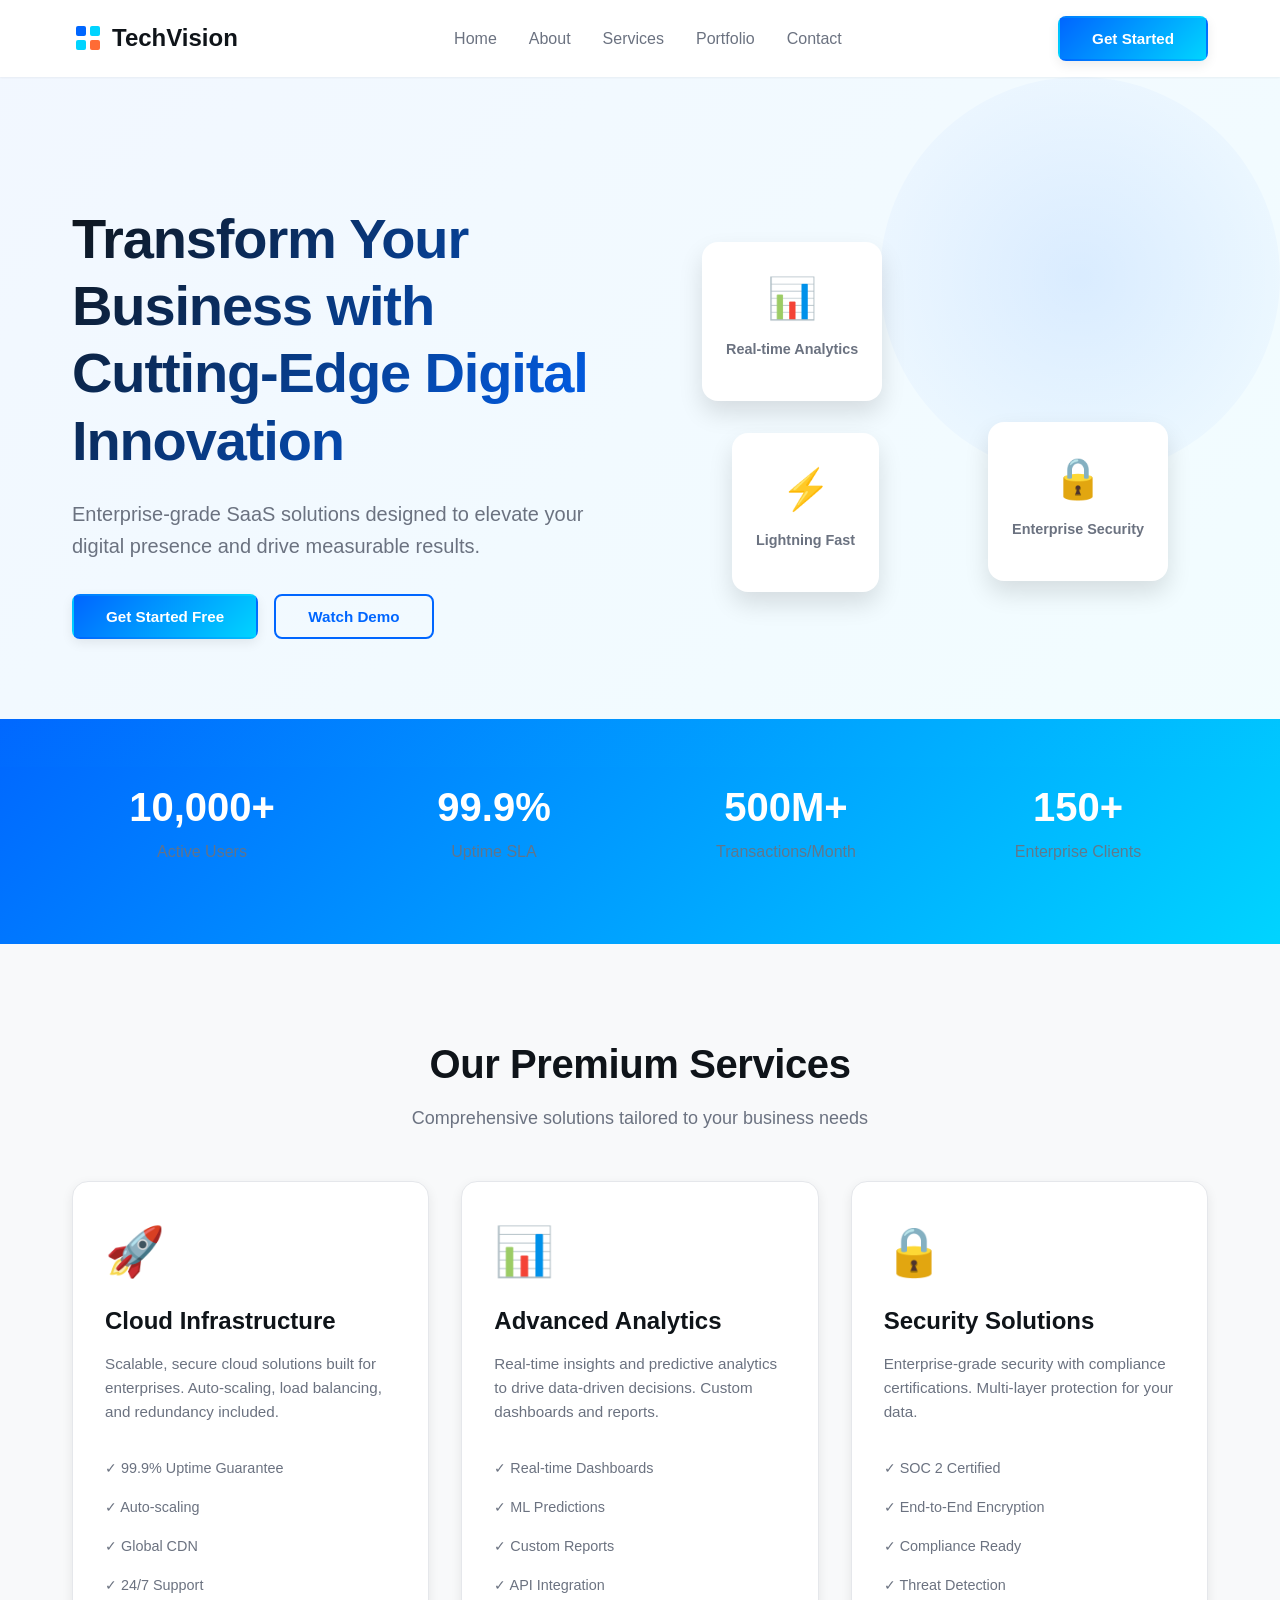
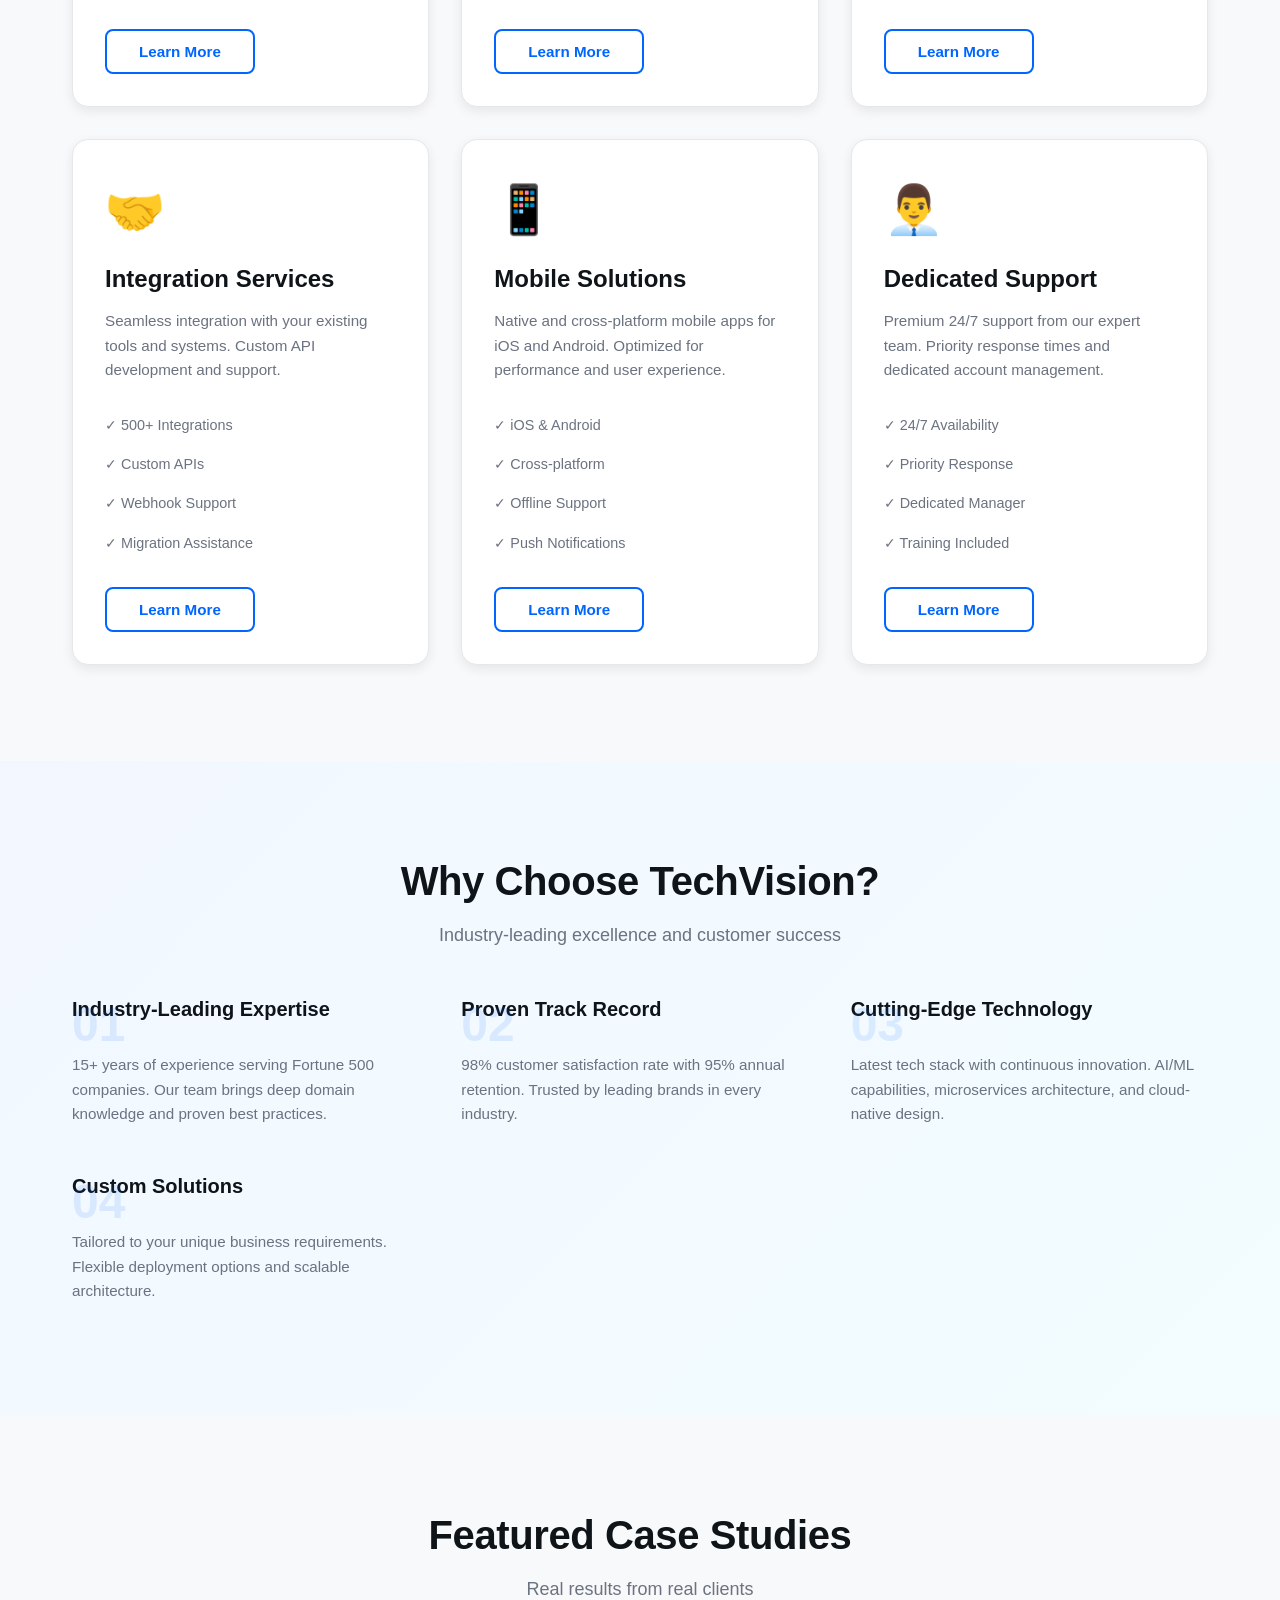
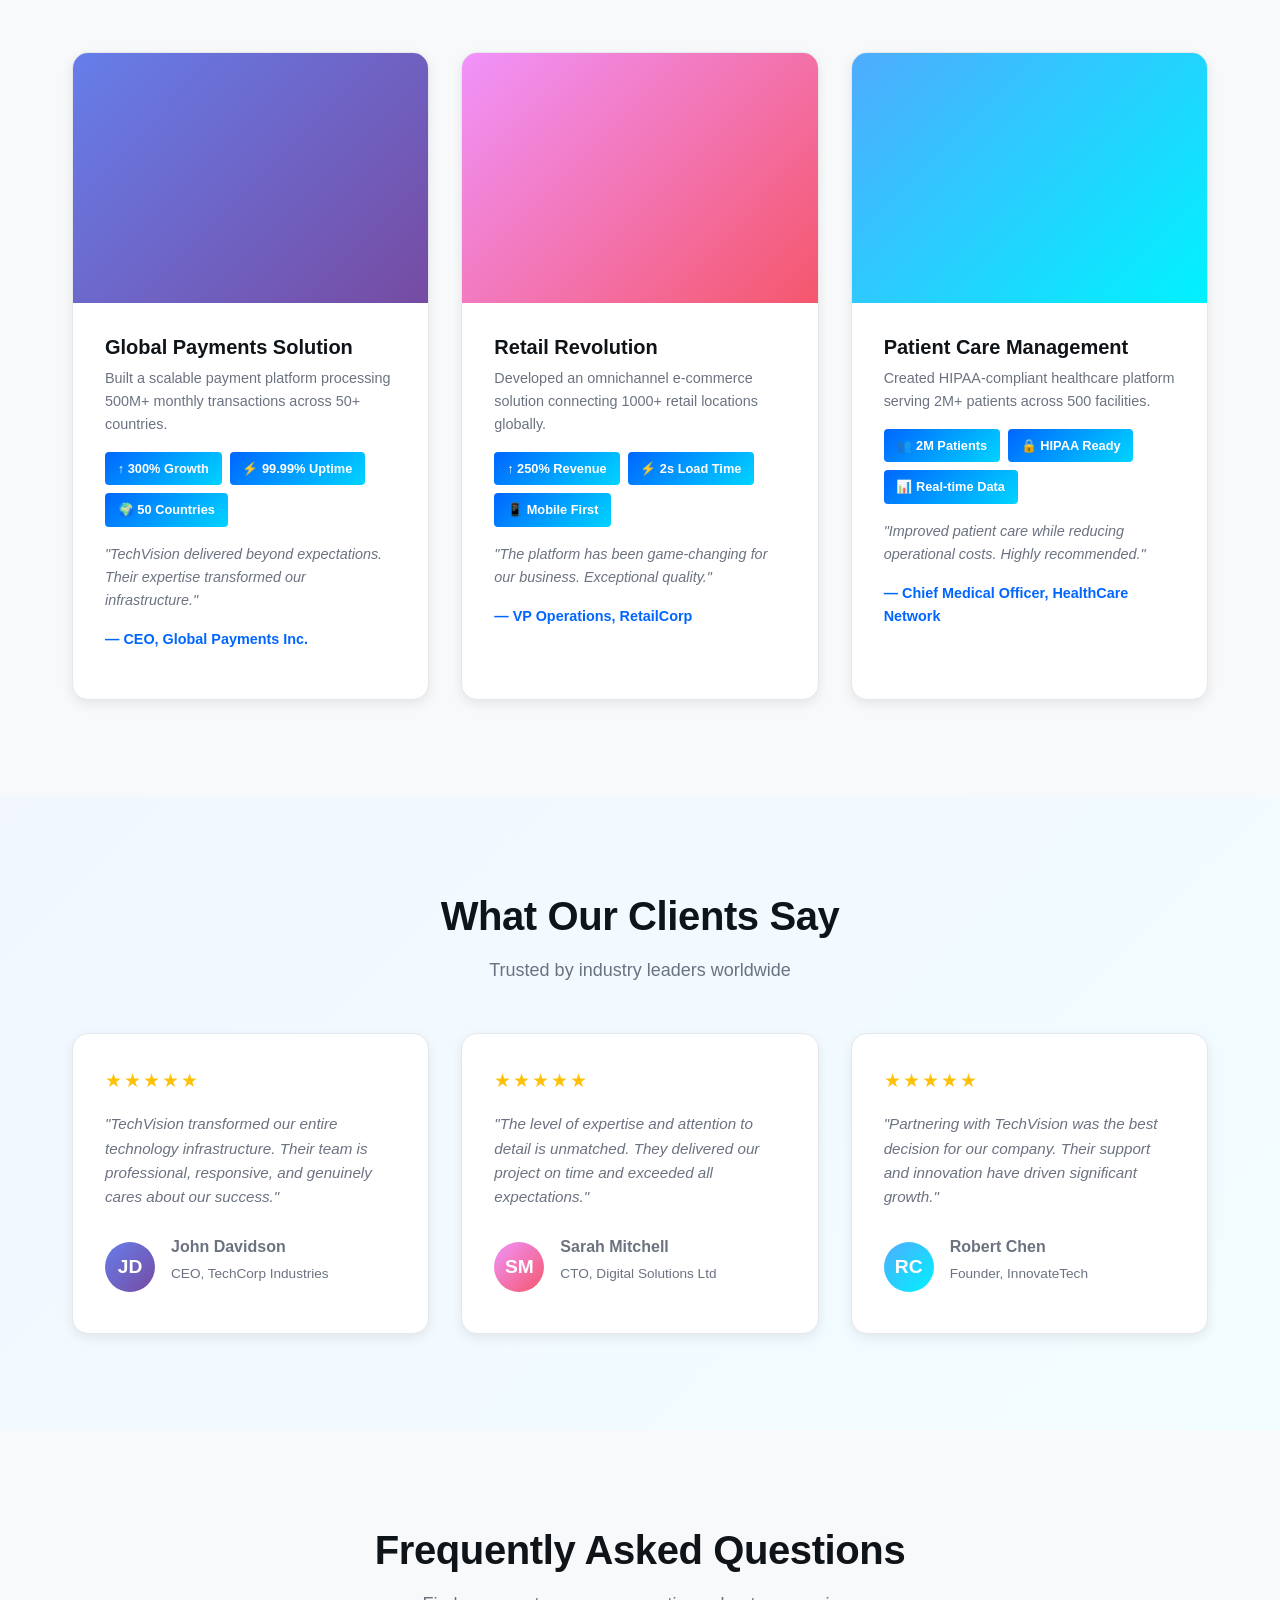
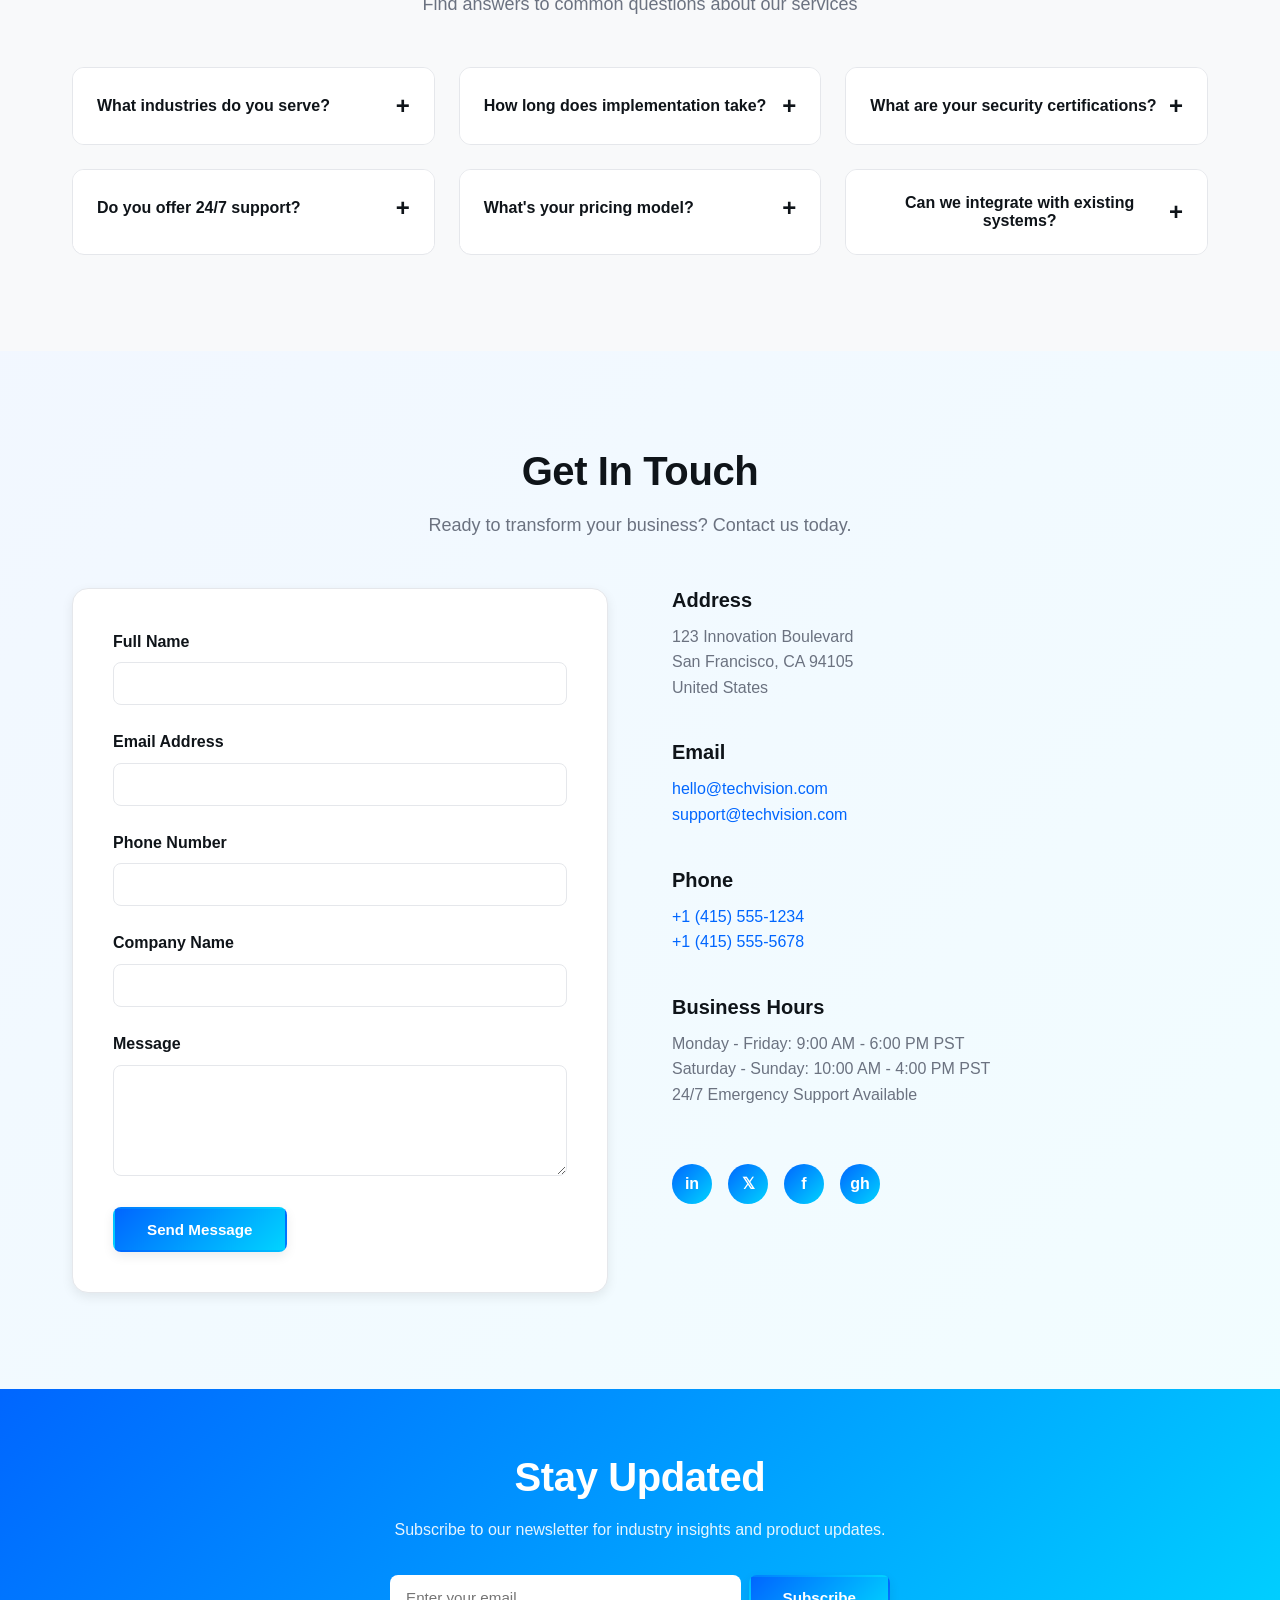
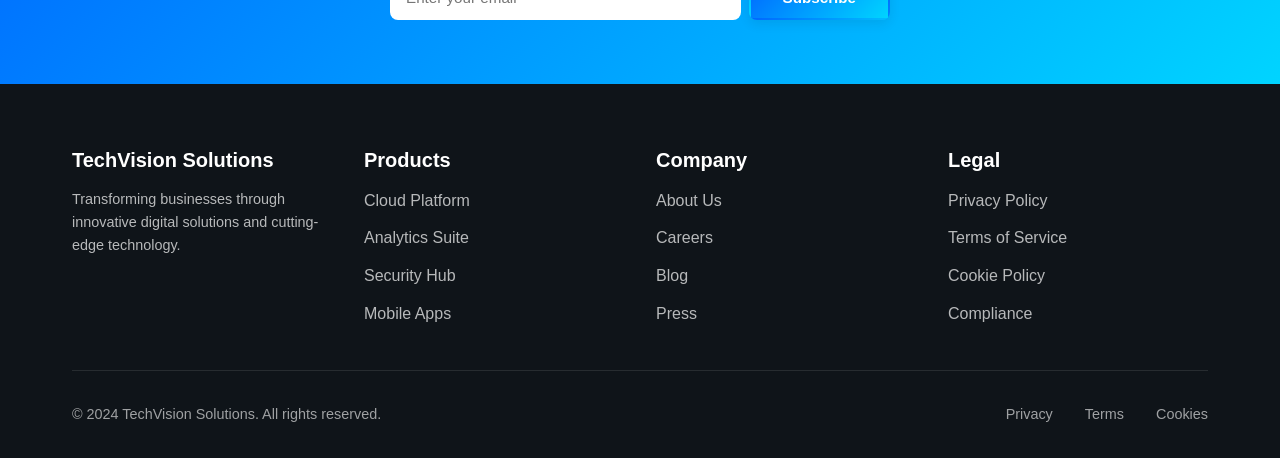
<file: index.html>
<!DOCTYPE html>
<html lang="en">
<head>
    <meta charset="UTF-8">
    <meta name="viewport" content="width=device-width, initial-scale=1.0">
    <meta name="description" content="TechVision Solutions - Transform Your Business with Cutting-Edge Digital Innovation. Premium SaaS solutions for enterprises.">
    <meta name="keywords" content="SaaS, Digital Solutions, Cloud Services, Enterprise Software">
    <meta property="og:title" content="TechVision Solutions - Enterprise Digital Innovation">
    <meta property="og:description" content="Transform Your Business with Cutting-Edge Digital Innovation">
    <meta property="og:type" content="website">
    <meta property="og:url" content="https://techvisionsolutions.com">
    <meta name="theme-color" content="#0066FF">
    <title>TechVision Solutions | Premium SaaS & Digital Innovation</title>
    <link rel="canonical" href="https://techvisionsolutions.com">
    <link rel="stylesheet" href="styles.css">
    <link rel="preload" as="font" href="https://fonts.googleapis.com/css2?family=Inter:wght@300;400;500;600;700;800&display=swap">
</head>
<body>
    <!-- Navigation -->
    <nav class="navbar">
        <div class="container">
            <div class="navbar-content">
                <div class="logo">
                    <svg width="32" height="32" viewBox="0 0 32 32" fill="none">
                        <rect x="4" y="4" width="10" height="10" fill="#0066FF" rx="2"/>
                        <rect x="18" y="4" width="10" height="10" fill="#00D4FF" rx="2"/>
                        <rect x="4" y="18" width="10" height="10" fill="#00D4FF" rx="2"/>
                        <rect x="18" y="18" width="10" height="10" fill="#FF6B35" rx="2"/>
                    </svg>
                    <span>TechVision</span>
                </div>
                <div class="nav-menu" id="navMenu">
                    <a href="#home" class="nav-link">Home</a>
                    <a href="#about" class="nav-link">About</a>
                    <a href="#services" class="nav-link">Services</a>
                    <a href="#portfolio" class="nav-link">Portfolio</a>
                    <a href="#contact" class="nav-link">Contact</a>
                </div>
                <button class="cta-button primary">Get Started</button>
                <button class="mobile-menu-btn" id="mobileMenuBtn">
                    <span></span>
                    <span></span>
                    <span></span>
                </button>
            </div>
        </div>
    </nav>

    <!-- Hero Section -->
    <section id="home" class="hero">
        <div class="hero-background"></div>
        <div class="container">
            <div class="hero-content">
                <h1 class="hero-title" data-aos="fade-up">Transform Your Business with Cutting-Edge Digital Innovation</h1>
                <p class="hero-subtitle" data-aos="fade-up" data-aos-delay="100">Enterprise-grade SaaS solutions designed to elevate your digital presence and drive measurable results.</p>
                <div class="hero-buttons" data-aos="fade-up" data-aos-delay="200">
                    <button class="cta-button primary">Get Started Free</button>
                    <button class="cta-button secondary">Watch Demo</button>
                </div>
            </div>
            <div class="hero-image" data-aos="fade-left" data-aos-delay="300">
                <div class="floating-card card-1">
                    <div class="icon">📊</div>
                    <p>Real-time Analytics</p>
                </div>
                <div class="floating-card card-2">
                    <div class="icon">🔒</div>
                    <p>Enterprise Security</p>
                </div>
                <div class="floating-card card-3">
                    <div class="icon">⚡</div>
                    <p>Lightning Fast</p>
                </div>
            </div>
        </div>
    </section>

    <!-- Stats Section -->
    <section class="stats">
        <div class="container">
            <div class="stat-item" data-aos="fade-up">
                <h3 class="stat-number">10,000+</h3>
                <p class="stat-label">Active Users</p>
            </div>
            <div class="stat-item" data-aos="fade-up" data-aos-delay="100">
                <h3 class="stat-number">99.9%</h3>
                <p class="stat-label">Uptime SLA</p>
            </div>
            <div class="stat-item" data-aos="fade-up" data-aos-delay="200">
                <h3 class="stat-number">500M+</h3>
                <p class="stat-label">Transactions/Month</p>
            </div>
            <div class="stat-item" data-aos="fade-up" data-aos-delay="300">
                <h3 class="stat-number">150+</h3>
                <p class="stat-label">Enterprise Clients</p>
            </div>
        </div>
    </section>

    <!-- Services Section -->
    <section id="services" class="services">
        <div class="container">
            <div class="section-header" data-aos="fade-up">
                <h2>Our Premium Services</h2>
                <p>Comprehensive solutions tailored to your business needs</p>
            </div>
            <div class="services-grid">
                <div class="service-card" data-aos="fade-up">
                    <div class="service-icon">🚀</div>
                    <h3>Cloud Infrastructure</h3>
                    <p>Scalable, secure cloud solutions built for enterprises. Auto-scaling, load balancing, and redundancy included.</p>
                    <ul class="service-features">
                        <li>✓ 99.9% Uptime Guarantee</li>
                        <li>✓ Auto-scaling</li>
                        <li>✓ Global CDN</li>
                        <li>✓ 24/7 Support</li>
                    </ul>
                    <button class="cta-button outline">Learn More</button>
                </div>
                <div class="service-card" data-aos="fade-up" data-aos-delay="100">
                    <div class="service-icon">📊</div>
                    <h3>Advanced Analytics</h3>
                    <p>Real-time insights and predictive analytics to drive data-driven decisions. Custom dashboards and reports.</p>
                    <ul class="service-features">
                        <li>✓ Real-time Dashboards</li>
                        <li>✓ ML Predictions</li>
                        <li>✓ Custom Reports</li>
                        <li>✓ API Integration</li>
                    </ul>
                    <button class="cta-button outline">Learn More</button>
                </div>
                <div class="service-card" data-aos="fade-up" data-aos-delay="200">
                    <div class="service-icon">🔒</div>
                    <h3>Security Solutions</h3>
                    <p>Enterprise-grade security with compliance certifications. Multi-layer protection for your data.</p>
                    <ul class="service-features">
                        <li>✓ SOC 2 Certified</li>
                        <li>✓ End-to-End Encryption</li>
                        <li>✓ Compliance Ready</li>
                        <li>✓ Threat Detection</li>
                    </ul>
                    <button class="cta-button outline">Learn More</button>
                </div>
                <div class="service-card" data-aos="fade-up" data-aos-delay="300">
                    <div class="service-icon">🤝</div>
                    <h3>Integration Services</h3>
                    <p>Seamless integration with your existing tools and systems. Custom API development and support.</p>
                    <ul class="service-features">
                        <li>✓ 500+ Integrations</li>
                        <li>✓ Custom APIs</li>
                        <li>✓ Webhook Support</li>
                        <li>✓ Migration Assistance</li>
                    </ul>
                    <button class="cta-button outline">Learn More</button>
                </div>
                <div class="service-card" data-aos="fade-up" data-aos-delay="400">
                    <div class="service-icon">📱</div>
                    <h3>Mobile Solutions</h3>
                    <p>Native and cross-platform mobile apps for iOS and Android. Optimized for performance and user experience.</p>
                    <ul class="service-features">
                        <li>✓ iOS & Android</li>
                        <li>✓ Cross-platform</li>
                        <li>✓ Offline Support</li>
                        <li>✓ Push Notifications</li>
                    </ul>
                    <button class="cta-button outline">Learn More</button>
                </div>
                <div class="service-card" data-aos="fade-up" data-aos-delay="500">
                    <div class="service-icon">👨‍💼</div>
                    <h3>Dedicated Support</h3>
                    <p>Premium 24/7 support from our expert team. Priority response times and dedicated account management.</p>
                    <ul class="service-features">
                        <li>✓ 24/7 Availability</li>
                        <li>✓ Priority Response</li>
                        <li>✓ Dedicated Manager</li>
                        <li>✓ Training Included</li>
                    </ul>
                    <button class="cta-button outline">Learn More</button>
                </div>
            </div>
        </div>
    </section>

    <!-- Why Choose Us -->
    <section class="why-us">
        <div class="container">
            <div class="section-header" data-aos="fade-up">
                <h2>Why Choose TechVision?</h2>
                <p>Industry-leading excellence and customer success</p>
            </div>
            <div class="why-us-grid">
                <div class="why-us-item" data-aos="fade-right">
                    <div class="why-us-number">01</div>
                    <h3>Industry-Leading Expertise</h3>
                    <p>15+ years of experience serving Fortune 500 companies. Our team brings deep domain knowledge and proven best practices.</p>
                </div>
                <div class="why-us-item" data-aos="fade-right" data-aos-delay="100">
                    <div class="why-us-number">02</div>
                    <h3>Proven Track Record</h3>
                    <p>98% customer satisfaction rate with 95% annual retention. Trusted by leading brands in every industry.</p>
                </div>
                <div class="why-us-item" data-aos="fade-right" data-aos-delay="200">
                    <div class="why-us-number">03</div>
                    <h3>Cutting-Edge Technology</h3>
                    <p>Latest tech stack with continuous innovation. AI/ML capabilities, microservices architecture, and cloud-native design.</p>
                </div>
                <div class="why-us-item" data-aos="fade-right" data-aos-delay="300">
                    <div class="why-us-number">04</div>
                    <h3>Custom Solutions</h3>
                    <p>Tailored to your unique business requirements. Flexible deployment options and scalable architecture.</p>
                </div>
            </div>
        </div>
    </section>

    <!-- Portfolio Section -->
    <section id="portfolio" class="portfolio">
        <div class="container">
            <div class="section-header" data-aos="fade-up">
                <h2>Featured Case Studies</h2>
                <p>Real results from real clients</p>
            </div>
            <div class="portfolio-grid">
                <div class="portfolio-card" data-aos="fade-up">
                    <div class="portfolio-image" style="background: linear-gradient(135deg, #667eea 0%, #764ba2 100%);">
                        <div class="portfolio-overlay">
                            <h3>FinTech Platform</h3>
                        </div>
                    </div>
                    <div class="portfolio-content">
                        <h4>Global Payments Solution</h4>
                        <p>Built a scalable payment platform processing 500M+ monthly transactions across 50+ countries.</p>
                        <div class="portfolio-results">
                            <span class="result">↑ 300% Growth</span>
                            <span class="result">⚡ 99.99% Uptime</span>
                            <span class="result">🌍 50 Countries</span>
                        </div>
                        <p class="portfolio-testimonial">"TechVision delivered beyond expectations. Their expertise transformed our infrastructure."</p>
                        <p class="portfolio-client">— CEO, Global Payments Inc.</p>
                    </div>
                </div>
                <div class="portfolio-card" data-aos="fade-up" data-aos-delay="100">
                    <div class="portfolio-image" style="background: linear-gradient(135deg, #f093fb 0%, #f5576c 100%);">
                        <div class="portfolio-overlay">
                            <h3>E-Commerce Platform</h3>
                        </div>
                    </div>
                    <div class="portfolio-content">
                        <h4>Retail Revolution</h4>
                        <p>Developed an omnichannel e-commerce solution connecting 1000+ retail locations globally.</p>
                        <div class="portfolio-results">
                            <span class="result">↑ 250% Revenue</span>
                            <span class="result">⚡ 2s Load Time</span>
                            <span class="result">📱 Mobile First</span>
                        </div>
                        <p class="portfolio-testimonial">"The platform has been game-changing for our business. Exceptional quality."</p>
                        <p class="portfolio-client">— VP Operations, RetailCorp</p>
                    </div>
                </div>
                <div class="portfolio-card" data-aos="fade-up" data-aos-delay="200">
                    <div class="portfolio-image" style="background: linear-gradient(135deg, #4facfe 0%, #00f2fe 100%);">
                        <div class="portfolio-overlay">
                            <h3>Healthcare Platform</h3>
                        </div>
                    </div>
                    <div class="portfolio-content">
                        <h4>Patient Care Management</h4>
                        <p>Created HIPAA-compliant healthcare platform serving 2M+ patients across 500 facilities.</p>
                        <div class="portfolio-results">
                            <span class="result">👥 2M Patients</span>
                            <span class="result">🔒 HIPAA Ready</span>
                            <span class="result">📊 Real-time Data</span>
                        </div>
                        <p class="portfolio-testimonial">"Improved patient care while reducing operational costs. Highly recommended."</p>
                        <p class="portfolio-client">— Chief Medical Officer, HealthCare Network</p>
                    </div>
                </div>
            </div>
        </div>
    </section>

    <!-- Testimonials Section -->
    <section class="testimonials">
        <div class="container">
            <div class="section-header" data-aos="fade-up">
                <h2>What Our Clients Say</h2>
                <p>Trusted by industry leaders worldwide</p>
            </div>
            <div class="testimonials-grid">
                <div class="testimonial-card" data-aos="fade-up">
                    <div class="stars">★★★★★</div>
                    <p class="testimonial-text">"TechVision transformed our entire technology infrastructure. Their team is professional, responsive, and genuinely cares about our success."</p>
                    <div class="testimonial-author">
                        <div class="author-avatar" style="background: linear-gradient(135deg, #667eea 0%, #764ba2 100%);">JD</div>
                        <div>
                            <p class="author-name">John Davidson</p>
                            <p class="author-title">CEO, TechCorp Industries</p>
                        </div>
                    </div>
                </div>
                <div class="testimonial-card" data-aos="fade-up" data-aos-delay="100">
                    <div class="stars">★★★★★</div>
                    <p class="testimonial-text">"The level of expertise and attention to detail is unmatched. They delivered our project on time and exceeded all expectations."</p>
                    <div class="testimonial-author">
                        <div class="author-avatar" style="background: linear-gradient(135deg, #f093fb 0%, #f5576c 100%);">SM</div>
                        <div>
                            <p class="author-name">Sarah Mitchell</p>
                            <p class="author-title">CTO, Digital Solutions Ltd</p>
                        </div>
                    </div>
                </div>
                <div class="testimonial-card" data-aos="fade-up" data-aos-delay="200">
                    <div class="stars">★★★★★</div>
                    <p class="testimonial-text">"Partnering with TechVision was the best decision for our company. Their support and innovation have driven significant growth."</p>
                    <div class="testimonial-author">
                        <div class="author-avatar" style="background: linear-gradient(135deg, #4facfe 0%, #00f2fe 100%);">RC</div>
                        <div>
                            <p class="author-name">Robert Chen</p>
                            <p class="author-title">Founder, InnovateTech</p>
                        </div>
                    </div>
                </div>
            </div>
        </div>
    </section>

    <!-- FAQ Section -->
    <section class="faq">
        <div class="container">
            <div class="section-header" data-aos="fade-up">
                <h2>Frequently Asked Questions</h2>
                <p>Find answers to common questions about our services</p>
            </div>
            <div class="faq-grid">
                <div class="faq-item" data-aos="fade-up">
                    <button class="faq-question">
                        <span>What industries do you serve?</span>
                        <span class="faq-icon">+</span>
                    </button>
                    <div class="faq-answer">
                        <p>We serve a diverse range of industries including fintech, healthcare, retail, manufacturing, energy, and more. Our solutions are tailored to meet the unique requirements of each sector.</p>
                    </div>
                </div>
                <div class="faq-item" data-aos="fade-up" data-aos-delay="100">
                    <button class="faq-question">
                        <span>How long does implementation take?</span>
                        <span class="faq-icon">+</span>
                    </button>
                    <div class="faq-answer">
                        <p>Implementation timeline varies based on project scope. Typically, we deliver solutions within 3-6 months. We follow an agile approach with regular milestones and feedback cycles.</p>
                    </div>
                </div>
                <div class="faq-item" data-aos="fade-up" data-aos-delay="200">
                    <button class="faq-question">
                        <span>What are your security certifications?</span>
                        <span class="faq-icon">+</span>
                    </button>
                    <div class="faq-answer">
                        <p>We maintain SOC 2 Type II, ISO 27001, and HIPAA compliance certifications. All data is encrypted end-to-end, and we conduct regular security audits and penetration testing.</p>
                    </div>
                </div>
                <div class="faq-item" data-aos="fade-up" data-aos-delay="300">
                    <button class="faq-question">
                        <span>Do you offer 24/7 support?</span>
                        <span class="faq-icon">+</span>
                    </button>
                    <div class="faq-answer">
                        <p>Yes, we provide 24/7 support with dedicated account managers for enterprise clients. Our support team responds to critical issues within 1 hour.</p>
                    </div>
                </div>
                <div class="faq-item" data-aos="fade-up" data-aos-delay="400">
                    <button class="faq-question">
                        <span>What's your pricing model?</span>
                        <span class="faq-icon">+</span>
                    </button>
                    <div class="faq-answer">
                        <p>We offer flexible pricing models including usage-based, subscription, and custom enterprise agreements. Contact our sales team for a customized quote based on your needs.</p>
                    </div>
                </div>
                <div class="faq-item" data-aos="fade-up" data-aos-delay="500">
                    <button class="faq-question">
                        <span>Can we integrate with existing systems?</span>
                        <span class="faq-icon">+</span>
                    </button>
                    <div class="faq-answer">
                        <p>Absolutely. We support 500+ pre-built integrations and can create custom APIs for any system. Our integration team handles migration and ensures seamless data flow.</p>
                    </div>
                </div>
            </div>
        </div>
    </section>

    <!-- Contact Section -->
    <section id="contact" class="contact">
        <div class="container">
            <div class="section-header" data-aos="fade-up">
                <h2>Get In Touch</h2>
                <p>Ready to transform your business? Contact us today.</p>
            </div>
            <div class="contact-wrapper">
                <div class="contact-form" data-aos="fade-right">
                    <form id="contactForm">
                        <div class="form-group">
                            <label for="name">Full Name</label>
                            <input type="text" id="name" name="name" required>
                        </div>
                        <div class="form-group">
                            <label for="email">Email Address</label>
                            <input type="email" id="email" name="email" required>
                        </div>
                        <div class="form-group">
                            <label for="phone">Phone Number</label>
                            <input type="tel" id="phone" name="phone">
                        </div>
                        <div class="form-group">
                            <label for="company">Company Name</label>
                            <input type="text" id="company" name="company">
                        </div>
                        <div class="form-group">
                            <label for="message">Message</label>
                            <textarea id="message" name="message" rows="5" required></textarea>
                        </div>
                        <button type="submit" class="cta-button primary">Send Message</button>
                    </form>
                </div>
                <div class="contact-info" data-aos="fade-left">
                    <div class="info-item">
                        <h4>Address</h4>
                        <p>123 Innovation Boulevard<br>San Francisco, CA 94105<br>United States</p>
                    </div>
                    <div class="info-item">
                        <h4>Email</h4>
                        <p><a href="mailto:hello@techvision.com">hello@techvision.com</a><br><a href="mailto:support@techvision.com">support@techvision.com</a></p>
                    </div>
                    <div class="info-item">
                        <h4>Phone</h4>
                        <p><a href="tel:+14155551234">+1 (415) 555-1234</a><br><a href="tel:+14155555678">+1 (415) 555-5678</a></p>
                    </div>
                    <div class="info-item">
                        <h4>Business Hours</h4>
                        <p>Monday - Friday: 9:00 AM - 6:00 PM PST<br>Saturday - Sunday: 10:00 AM - 4:00 PM PST<br>24/7 Emergency Support Available</p>
                    </div>
                    <div class="social-links">
                        <a href="#" aria-label="LinkedIn">in</a>
                        <a href="#" aria-label="Twitter">𝕏</a>
                        <a href="#" aria-label="Facebook">f</a>
                        <a href="#" aria-label="GitHub">gh</a>
                    </div>
                </div>
            </div>
        </div>
    </section>

    <!-- Newsletter Section -->
    <section class="newsletter">
        <div class="container">
            <div class="newsletter-content" data-aos="zoom-in">
                <h2>Stay Updated</h2>
                <p>Subscribe to our newsletter for industry insights and product updates.</p>
                <form class="newsletter-form" id="newsletterForm">
                    <input type="email" placeholder="Enter your email" required>
                    <button type="submit" class="cta-button primary">Subscribe</button>
                </form>
            </div>
        </div>
    </section>

    <!-- Footer -->
    <footer class="footer">
        <div class="container">
            <div class="footer-content">
                <div class="footer-section">
                    <h4>TechVision Solutions</h4>
                    <p>Transforming businesses through innovative digital solutions and cutting-edge technology.</p>
                </div>
                <div class="footer-section">
                    <h4>Products</h4>
                    <ul>
                        <li><a href="#">Cloud Platform</a></li>
                        <li><a href="#">Analytics Suite</a></li>
                        <li><a href="#">Security Hub</a></li>
                        <li><a href="#">Mobile Apps</a></li>
                    </ul>
                </div>
                <div class="footer-section">
                    <h4>Company</h4>
                    <ul>
                        <li><a href="#">About Us</a></li>
                        <li><a href="#">Careers</a></li>
                        <li><a href="#">Blog</a></li>
                        <li><a href="#">Press</a></li>
                    </ul>
                </div>
                <div class="footer-section">
                    <h4>Legal</h4>
                    <ul>
                        <li><a href="#">Privacy Policy</a></li>
                        <li><a href="#">Terms of Service</a></li>
                        <li><a href="#">Cookie Policy</a></li>
                        <li><a href="#">Compliance</a></li>
                    </ul>
                </div>
            </div>
            <div class="footer-bottom">
                <p>&copy; 2024 TechVision Solutions. All rights reserved.</p>
                <div class="footer-links">
                    <a href="#">Privacy</a>
                    <a href="#">Terms</a>
                    <a href="#">Cookies</a>
                </div>
            </div>
        </div>
    </footer>

    <!-- Back to Top Button -->
    <button id="backToTop" class="back-to-top" aria-label="Back to top">↑</button>

    <!-- Scripts -->
    <script src="script.js" defer></script>
</body>
</html>
</file>
<file: styles.css>
/* =====================================
   PROFESSIONAL BUSINESS WEBSITE STYLES
   ===================================== */

:root {
    --primary: #0066FF;
    --secondary: #00D4FF;
    --accent: #FF6B35;
    --dark: #0F1419;
    --light: #F8F9FA;
    --gray: #6B7280;
    --gray-light: #E5E7EB;
    --white: #FFFFFF;
    --transition: all 0.3s cubic-bezier(0.4, 0, 0.2, 1);
    --shadow-sm: 0 1px 2px rgba(0, 0, 0, 0.05);
    --shadow-md: 0 4px 12px rgba(0, 0, 0, 0.08);
    --shadow-lg: 0 12px 24px rgba(0, 0, 0, 0.12);
    --shadow-xl: 0 20px 40px rgba(0, 0, 0, 0.16);
}

/* =====================================
   RESET & BASE STYLES
   ===================================== */

* {
    margin: 0;
    padding: 0;
    box-sizing: border-box;
}

html {
    scroll-behavior: smooth;
    font-size: 16px;
}

body {
    font-family: 'Inter', -apple-system, BlinkMacSystemFont, 'Segoe UI', sans-serif;
    background-color: var(--white);
    color: var(--dark);
    line-height: 1.6;
    overflow-x: hidden;
}

/* =====================================
   TYPOGRAPHY
   ===================================== */

h1, h2, h3, h4, h5, h6 {
    font-weight: 700;
    line-height: 1.2;
    margin-bottom: 1rem;
}

h1 {
    font-size: 3.5rem;
    letter-spacing: -0.02em;
}

h2 {
    font-size: 2.5rem;
    letter-spacing: -0.01em;
}

h3 {
    font-size: 1.5rem;
}

h4 {
    font-size: 1.25rem;
}

p {
    color: var(--gray);
    margin-bottom: 1rem;
}

a {
    color: var(--primary);
    text-decoration: none;
    transition: var(--transition);
}

a:hover {
    color: var(--secondary);
}

/* =====================================
   CONTAINER & LAYOUT
   ===================================== */

.container {
    max-width: 1200px;
    margin: 0 auto;
    padding: 0 2rem;
}

section {
    padding: 6rem 0;
}

.section-header {
    text-align: center;
    margin-bottom: 3rem;
    max-width: 600px;
    margin-left: auto;
    margin-right: auto;
}

.section-header h2 {
    margin-bottom: 1rem;
}

.section-header p {
    font-size: 1.125rem;
    color: var(--gray);
}

/* =====================================
   BUTTONS
   ===================================== */

.cta-button {
    padding: 0.75rem 2rem;
    border: 2px solid transparent;
    border-radius: 0.5rem;
    font-weight: 600;
    cursor: pointer;
    transition: var(--transition);
    font-size: 0.95rem;
    display: inline-block;
    text-align: center;
}

.cta-button.primary {
    background: linear-gradient(135deg, var(--primary), var(--secondary));
    color: var(--white);
    box-shadow: var(--shadow-md);
}

.cta-button.primary:hover {
    transform: translateY(-2px);
    box-shadow: var(--shadow-lg);
}

.cta-button.secondary {
    background: transparent;
    color: var(--primary);
    border-color: var(--primary);
}

.cta-button.secondary:hover {
    background: var(--primary);
    color: var(--white);
}

.cta-button.outline {
    background: transparent;
    color: var(--primary);
    border-color: var(--primary);
}

.cta-button.outline:hover {
    background: var(--primary);
    color: var(--white);
}

/* =====================================
   NAVIGATION
   ===================================== */

.navbar {
    background: var(--white);
    box-shadow: var(--shadow-sm);
    position: sticky;
    top: 0;
    z-index: 1000;
    transition: var(--transition);
}

.navbar-content {
    display: flex;
    align-items: center;
    justify-content: space-between;
    padding: 1rem 0;
}

.logo {
    display: flex;
    align-items: center;
    gap: 0.5rem;
    font-weight: 800;
    font-size: 1.5rem;
    color: var(--dark);
}

.logo svg {
    width: 32px;
    height: 32px;
}

.nav-menu {
    display: flex;
    gap: 2rem;
    align-items: center;
}

.nav-link {
    color: var(--gray);
    font-weight: 500;
    position: relative;
    transition: var(--transition);
}

.nav-link:hover {
    color: var(--primary);
}

.nav-link::after {
    content: '';
    position: absolute;
    bottom: -5px;
    left: 0;
    width: 0;
    height: 2px;
    background: var(--primary);
    transition: var(--transition);
}

.nav-link:hover::after {
    width: 100%;
}

.mobile-menu-btn {
    display: none;
    flex-direction: column;
    gap: 0.35rem;
    background: none;
    border: none;
    cursor: pointer;
}

.mobile-menu-btn span {
    width: 25px;
    height: 3px;
    background: var(--dark);
    border-radius: 2px;
    transition: var(--transition);
}

/* =====================================
   HERO SECTION
   ===================================== */

.hero {
    padding: 8rem 0;
    position: relative;
    overflow: hidden;
    background: linear-gradient(135deg, rgba(0, 102, 255, 0.05), rgba(0, 212, 255, 0.05));
}

.hero-background {
    position: absolute;
    top: 0;
    right: 0;
    width: 400px;
    height: 400px;
    background: radial-gradient(circle, rgba(0, 102, 255, 0.1), transparent);
    border-radius: 50%;
    animation: float 6s ease-in-out infinite;
}

.hero .container {
    display: grid;
    grid-template-columns: 1fr 1fr;
    gap: 4rem;
    align-items: center;
    position: relative;
    z-index: 1;
}

.hero-content h1 {
    margin-bottom: 1.5rem;
    background: linear-gradient(135deg, var(--dark), var(--primary));
    -webkit-background-clip: text;
    -webkit-text-fill-color: transparent;
    background-clip: text;
}

.hero-subtitle {
    font-size: 1.25rem;
    margin-bottom: 2rem;
    color: var(--gray);
}

.hero-buttons {
    display: flex;
    gap: 1rem;
    flex-wrap: wrap;
}

.hero-image {
    position: relative;
    height: 400px;
}

.floating-card {
    position: absolute;
    background: var(--white);
    padding: 1.5rem;
    border-radius: 1rem;
    box-shadow: var(--shadow-lg);
    display: flex;
    flex-direction: column;
    align-items: center;
    gap: 0.5rem;
    animation: float 5s ease-in-out infinite;
}

.floating-card .icon {
    font-size: 2.5rem;
}

.floating-card p {
    text-align: center;
    font-size: 0.9rem;
    font-weight: 600;
}

.card-1 {
    top: 20px;
    left: 30px;
    animation-delay: 0s;
}

.card-2 {
    top: 200px;
    right: 40px;
    animation-delay: 1s;
}

.card-3 {
    bottom: 30px;
    left: 60px;
    animation-delay: 2s;
}

/* =====================================
   STATS SECTION
   ===================================== */

.stats {
    background: linear-gradient(135deg, var(--primary), var(--secondary));
    color: var(--white);
    padding: 4rem 0;
    margin: -3rem 0 0 0;
}

.stats .container {
    display: grid;
    grid-template-columns: repeat(auto-fit, minmax(200px, 1fr));
    gap: 2rem;
    text-align: center;
}

.stat-number {
    font-size: 2.5rem;
    font-weight: 800;
    margin-bottom: 0.5rem;
}

.stat-label {
    font-size: 1rem;
    opacity: 0.9;
}

/* =====================================
   SERVICES SECTION
   ===================================== */

.services {
    background: var(--light);
}

.services-grid {
    display: grid;
    grid-template-columns: repeat(auto-fit, minmax(320px, 1fr));
    gap: 2rem;
}

.service-card {
    background: var(--white);
    padding: 2rem;
    border-radius: 1rem;
    box-shadow: var(--shadow-md);
    transition: var(--transition);
    border: 1px solid var(--gray-light);
}

.service-card:hover {
    transform: translateY(-8px);
    box-shadow: var(--shadow-xl);
    border-color: var(--primary);
}

.service-icon {
    font-size: 3rem;
    margin-bottom: 1rem;
    display: block;
}

.service-card h3 {
    margin-bottom: 1rem;
    color: var(--dark);
}

.service-card p {
    margin-bottom: 1.5rem;
    font-size: 0.95rem;
}

.service-features {
    list-style: none;
    margin-bottom: 1.5rem;
}

.service-features li {
    padding: 0.5rem 0;
    color: var(--gray);
    font-size: 0.9rem;
}

/* =====================================
   WHY US SECTION
   ===================================== */

.why-us {
    background: linear-gradient(135deg, rgba(0, 102, 255, 0.05), rgba(0, 212, 255, 0.05));
}

.why-us-grid {
    display: grid;
    grid-template-columns: repeat(auto-fit, minmax(280px, 1fr));
    gap: 2rem;
}

.why-us-item {
    display: flex;
    flex-direction: column;
    gap: 1rem;
}

.why-us-number {
    font-size: 3rem;
    font-weight: 800;
    color: var(--primary);
    opacity: 0.1;
    position: absolute;
    top: -10px;
    left: 0;
}

.why-us-item {
    position: relative;
    padding-left: 0;
}

.why-us-item h3 {
    color: var(--dark);
    font-size: 1.25rem;
}

.why-us-item p {
    color: var(--gray);
    font-size: 0.95rem;
}

/* =====================================
   PORTFOLIO SECTION
   ===================================== */

.portfolio {
    background: var(--light);
}

.portfolio-grid {
    display: grid;
    grid-template-columns: repeat(auto-fit, minmax(350px, 1fr));
    gap: 2rem;
}

.portfolio-card {
    background: var(--white);
    border-radius: 1rem;
    overflow: hidden;
    box-shadow: var(--shadow-md);
    transition: var(--transition);
    border: 1px solid var(--gray-light);
}

.portfolio-card:hover {
    box-shadow: var(--shadow-xl);
    transform: translateY(-4px);
}

.portfolio-image {
    height: 250px;
    position: relative;
    display: flex;
    align-items: center;
    justify-content: center;
}

.portfolio-overlay {
    position: absolute;
    inset: 0;
    background: rgba(0, 0, 0, 0.3);
    display: flex;
    align-items: center;
    justify-content: center;
    opacity: 0;
    transition: var(--transition);
}

.portfolio-overlay h3 {
    color: var(--white);
    font-size: 1.5rem;
}

.portfolio-card:hover .portfolio-overlay {
    opacity: 1;
}

.portfolio-content {
    padding: 2rem;
}

.portfolio-content h4 {
    margin-bottom: 0.5rem;
    color: var(--dark);
}

.portfolio-content p {
    font-size: 0.9rem;
    margin-bottom: 1rem;
}

.portfolio-results {
    display: flex;
    flex-wrap: wrap;
    gap: 0.5rem;
    margin: 1rem 0;
}

.result {
    display: inline-block;
    background: linear-gradient(135deg, var(--primary), var(--secondary));
    color: var(--white);
    padding: 0.4rem 0.8rem;
    border-radius: 0.25rem;
    font-size: 0.8rem;
    font-weight: 600;
}

.portfolio-testimonial {
    font-style: italic;
    color: var(--gray);
    margin: 1rem 0 0.5rem 0;
    font-size: 0.9rem;
}

.portfolio-client {
    color: var(--primary);
    font-weight: 600;
    font-size: 0.9rem;
}

/* =====================================
   TESTIMONIALS SECTION
   ===================================== */

.testimonials {
    background: linear-gradient(135deg, rgba(0, 102, 255, 0.05), rgba(0, 212, 255, 0.05));
}

.testimonials-grid {
    display: grid;
    grid-template-columns: repeat(auto-fit, minmax(320px, 1fr));
    gap: 2rem;
}

.testimonial-card {
    background: var(--white);
    padding: 2rem;
    border-radius: 1rem;
    box-shadow: var(--shadow-md);
    border: 1px solid var(--gray-light);
    transition: var(--transition);
}

.testimonial-card:hover {
    box-shadow: var(--shadow-lg);
    transform: translateY(-4px);
}

.stars {
    color: #FFC107;
    margin-bottom: 1rem;
    font-size: 1.2rem;
    letter-spacing: 2px;
}

.testimonial-text {
    margin-bottom: 1.5rem;
    font-size: 0.95rem;
    color: var(--gray);
    font-style: italic;
}

.testimonial-author {
    display: flex;
    align-items: center;
    gap: 1rem;
}

.author-avatar {
    width: 50px;
    height: 50px;
    border-radius: 50%;
    display: flex;
    align-items: center;
    justify-content: center;
    color: var(--white);
    font-weight: 700;
    font-size: 1.2rem;
}

.author-name {
    font-weight: 600;
    margin-bottom: 0.25rem;
}

.author-title {
    font-size: 0.85rem;
    color: var(--gray);
}

/* =====================================
   FAQ SECTION
   ===================================== */

.faq {
    background: var(--light);
}

.faq-grid {
    display: grid;
    grid-template-columns: repeat(auto-fit, minmax(300px, 1fr));
    gap: 1.5rem;
}

.faq-item {
    background: var(--white);
    border-radius: 0.75rem;
    border: 1px solid var(--gray-light);
    overflow: hidden;
}

.faq-question {
    width: 100%;
    padding: 1.5rem;
    background: var(--white);
    border: none;
    display: flex;
    justify-content: space-between;
    align-items: center;
    cursor: pointer;
    font-weight: 600;
    color: var(--dark);
    transition: var(--transition);
    font-size: 1rem;
}

.faq-question:hover {
    background: var(--light);
    color: var(--primary);
}

.faq-icon {
    font-size: 1.5rem;
    transition: var(--transition);
}

.faq-question.active .faq-icon {
    transform: rotate(45deg);
}

.faq-answer {
    max-height: 0;
    overflow: hidden;
    transition: max-height 0.3s ease;
}

.faq-answer.active {
    max-height: 500px;
}

.faq-answer p {
    padding: 0 1.5rem 1.5rem 1.5rem;
    color: var(--gray);
    font-size: 0.95rem;
}

/* =====================================
   CONTACT SECTION
   ===================================== */

.contact {
    background: linear-gradient(135deg, rgba(0, 102, 255, 0.05), rgba(0, 212, 255, 0.05));
}

.contact-wrapper {
    display: grid;
    grid-template-columns: 1fr 1fr;
    gap: 4rem;
    align-items: start;
}

.contact-form {
    background: var(--white);
    padding: 2.5rem;
    border-radius: 1rem;
    box-shadow: var(--shadow-md);
    border: 1px solid var(--gray-light);
}

.form-group {
    margin-bottom: 1.5rem;
}

.form-group label {
    display: block;
    margin-bottom: 0.5rem;
    font-weight: 600;
    color: var(--dark);
}

.form-group input,
.form-group textarea {
    width: 100%;
    padding: 0.75rem 1rem;
    border: 1px solid var(--gray-light);
    border-radius: 0.5rem;
    font-family: inherit;
    font-size: 0.95rem;
    transition: var(--transition);
}

.form-group input:focus,
.form-group textarea:focus {
    outline: none;
    border-color: var(--primary);
    box-shadow: 0 0 0 3px rgba(0, 102, 255, 0.1);
}

.contact-info {
    display: flex;
    flex-direction: column;
    gap: 2rem;
}

.info-item h4 {
    margin-bottom: 0.75rem;
    color: var(--dark);
}

.info-item p {
    margin-bottom: 0.5rem;
}

.info-item a {
    color: var(--primary);
    font-weight: 500;
}

.social-links {
    display: flex;
    gap: 1rem;
    margin-top: 1rem;
}

.social-links a {
    display: flex;
    align-items: center;
    justify-content: center;
    width: 40px;
    height: 40px;
    background: linear-gradient(135deg, var(--primary), var(--secondary));
    color: var(--white);
    border-radius: 50%;
    font-weight: 700;
    transition: var(--transition);
}

.social-links a:hover {
    transform: translateY(-3px);
    box-shadow: var(--shadow-md);
}

/* =====================================
   NEWSLETTER SECTION
   ===================================== */

.newsletter {
    background: linear-gradient(135deg, var(--primary), var(--secondary));
    color: var(--white);
    padding: 4rem 0;
}

.newsletter-content {
    text-align: center;
    max-width: 600px;
    margin: 0 auto;
}

.newsletter-content h2 {
    color: var(--white);
    margin-bottom: 1rem;
}

.newsletter-content p {
    color: rgba(255, 255, 255, 0.9);
    margin-bottom: 2rem;
}

.newsletter-form {
    display: flex;
    gap: 0.5rem;
    max-width: 500px;
    margin: 0 auto;
}

.newsletter-form input {
    flex: 1;
    padding: 0.75rem 1rem;
    border: none;
    border-radius: 0.5rem;
    font-size: 0.95rem;
}

.newsletter-form button {
    background: var(--accent);
    color: var(--white);
}

/* =====================================
   FOOTER
   ===================================== */

.footer {
    background: var(--dark);
    color: var(--white);
    padding: 4rem 0 2rem 0;
}

.footer-content {
    display: grid;
    grid-template-columns: repeat(auto-fit, minmax(250px, 1fr));
    gap: 2rem;
    margin-bottom: 2rem;
    padding-bottom: 2rem;
    border-bottom: 1px solid rgba(255, 255, 255, 0.1);
}

.footer-section h4 {
    margin-bottom: 1rem;
    color: var(--white);
}

.footer-section p {
    color: rgba(255, 255, 255, 0.7);
    font-size: 0.9rem;
    margin-bottom: 0;
}

.footer-section ul {
    list-style: none;
}

.footer-section ul li {
    margin-bottom: 0.75rem;
}

.footer-section ul li a {
    color: rgba(255, 255, 255, 0.7);
    transition: var(--transition);
}

.footer-section ul li a:hover {
    color: var(--white);
}

.footer-bottom {
    display: flex;
    justify-content: space-between;
    align-items: center;
    flex-wrap: wrap;
    gap: 1rem;
}

.footer-bottom p {
    margin: 0;
    color: rgba(255, 255, 255, 0.6);
    font-size: 0.9rem;
}

.footer-links {
    display: flex;
    gap: 2rem;
}

.footer-links a {
    color: rgba(255, 255, 255, 0.6);
    font-size: 0.9rem;
}

/* =====================================
   BACK TO TOP BUTTON
   ===================================== */

.back-to-top {
    position: fixed;
    bottom: 2rem;
    right: 2rem;
    width: 50px;
    height: 50px;
    background: linear-gradient(135deg, var(--primary), var(--secondary));
    color: var(--white);
    border: none;
    border-radius: 50%;
    cursor: pointer;
    font-size: 1.5rem;
    display: none;
    align-items: center;
    justify-content: center;
    box-shadow: var(--shadow-lg);
    transition: var(--transition);
    z-index: 999;
}

.back-to-top.show {
    display: flex;
}

.back-to-top:hover {
    transform: translateY(-3px);
    box-shadow: var(--shadow-xl);
}

/* =====================================
   ANIMATIONS
   ===================================== */

@keyframes float {
    0%, 100% {
        transform: translateY(0);
    }
    50% {
        transform: translateY(-20px);
    }
}

@keyframes fadeInUp {
    from {
        opacity: 0;
        transform: translateY(30px);
    }
    to {
        opacity: 1;
        transform: translateY(0);
    }
}

@keyframes fadeInLeft {
    from {
        opacity: 0;
        transform: translateX(-30px);
    }
    to {
        opacity: 1;
        transform: translateX(0);
    }
}

@keyframes fadeInRight {
    from {
        opacity: 0;
        transform: translateX(30px);
    }
    to {
        opacity: 1;
        transform: translateX(0);
    }
}

@keyframes zoomIn {
    from {
        opacity: 0;
        transform: scale(0.95);
    }
    to {
        opacity: 1;
        transform: scale(1);
    }
}

/* =====================================
   RESPONSIVE DESIGN
   ===================================== */

@media (max-width: 768px) {
    h1 {
        font-size: 2.5rem;
    }

    h2 {
        font-size: 1.75rem;
    }

    section {
        padding: 4rem 0;
    }

    .container {
        padding: 0 1.5rem;
    }

    /* Navigation */
    .mobile-menu-btn {
        display: flex;
    }

    .nav-menu {
        display: none;
        position: absolute;
        top: 100%;
        left: 0;
        right: 0;
        background: var(--white);
        flex-direction: column;
        padding: 1rem;
        gap: 0;
        box-shadow: var(--shadow-md);
    }

    .nav-menu.active {
        display: flex;
    }

    .nav-link {
        padding: 1rem;
        display: block;
    }

    .navbar-content .cta-button {
        display: none;
    }

    /* Hero */
    .hero {
        padding: 4rem 0;
    }

    .hero .container {
        grid-template-columns: 1fr;
        gap: 2rem;
    }

    .hero-image {
        height: 300px;
    }

    .hero-buttons {
        flex-direction: column;
    }

    .hero-buttons .cta-button {
        width: 100%;
    }

    /* Services */
    .services-grid {
        grid-template-columns: 1fr;
    }

    /* Portfolio */
    .portfolio-grid {
        grid-template-columns: 1fr;
    }

    /* Contact */
    .contact-wrapper {
        grid-template-columns: 1fr;
        gap: 2rem;
    }

    .contact-form {
        padding: 1.5rem;
    }

    /* Newsletter */
    .newsletter-form {
        flex-direction: column;
    }

    .newsletter-form button {
        width: 100%;
    }

    /* Footer */
    .footer-bottom {
        justify-content: center;
        text-align: center;
    }

    .footer-links {
        justify-content: center;
    }

    /* Back to top */
    .back-to-top {
        bottom: 1rem;
        right: 1rem;
        width: 45px;
        height: 45px;
        font-size: 1.2rem;
    }
}

@media (max-width: 480px) {
    h1 {
        font-size: 1.75rem;
    }

    h2 {
        font-size: 1.5rem;
    }

    h3 {
        font-size: 1.25rem;
    }

    .container {
        padding: 0 1rem;
    }

    section {
        padding: 2.5rem 0;
    }

    .hero {
        padding: 2.5rem 0;
    }

    .hero-title {
        font-size: 1.75rem;
    }

    .hero-subtitle {
        font-size: 1rem;
    }

    .stats .container {
        grid-template-columns: 1fr 1fr;
    }

    .stat-number {
        font-size: 2rem;
    }

    .stat-label {
        font-size: 0.85rem;
    }

    .cta-button {
        padding: 0.6rem 1.5rem;
        font-size: 0.85rem;
    }

    .testimonials-grid,
    .faq-grid {
        grid-template-columns: 1fr;
    }
}

/* =====================================
   ACCESSIBILITY
   ===================================== */

@media (prefers-reduced-motion: reduce) {
    * {
        animation-duration: 0.01ms !important;
        animation-iteration-count: 1 !important;
        transition-duration: 0.01ms !important;
    }
}

@media (prefers-color-scheme: dark) {
    body {
        background: #1a1d23;
        color: #e0e6ed;
    }

    .navbar {
        background: #252a31;
    }

    .service-card,
    .testimonial-card,
    .faq-item,
    .contact-form {
        background: #2d3139;
        border-color: #3d414d;
    }
}
</file>
